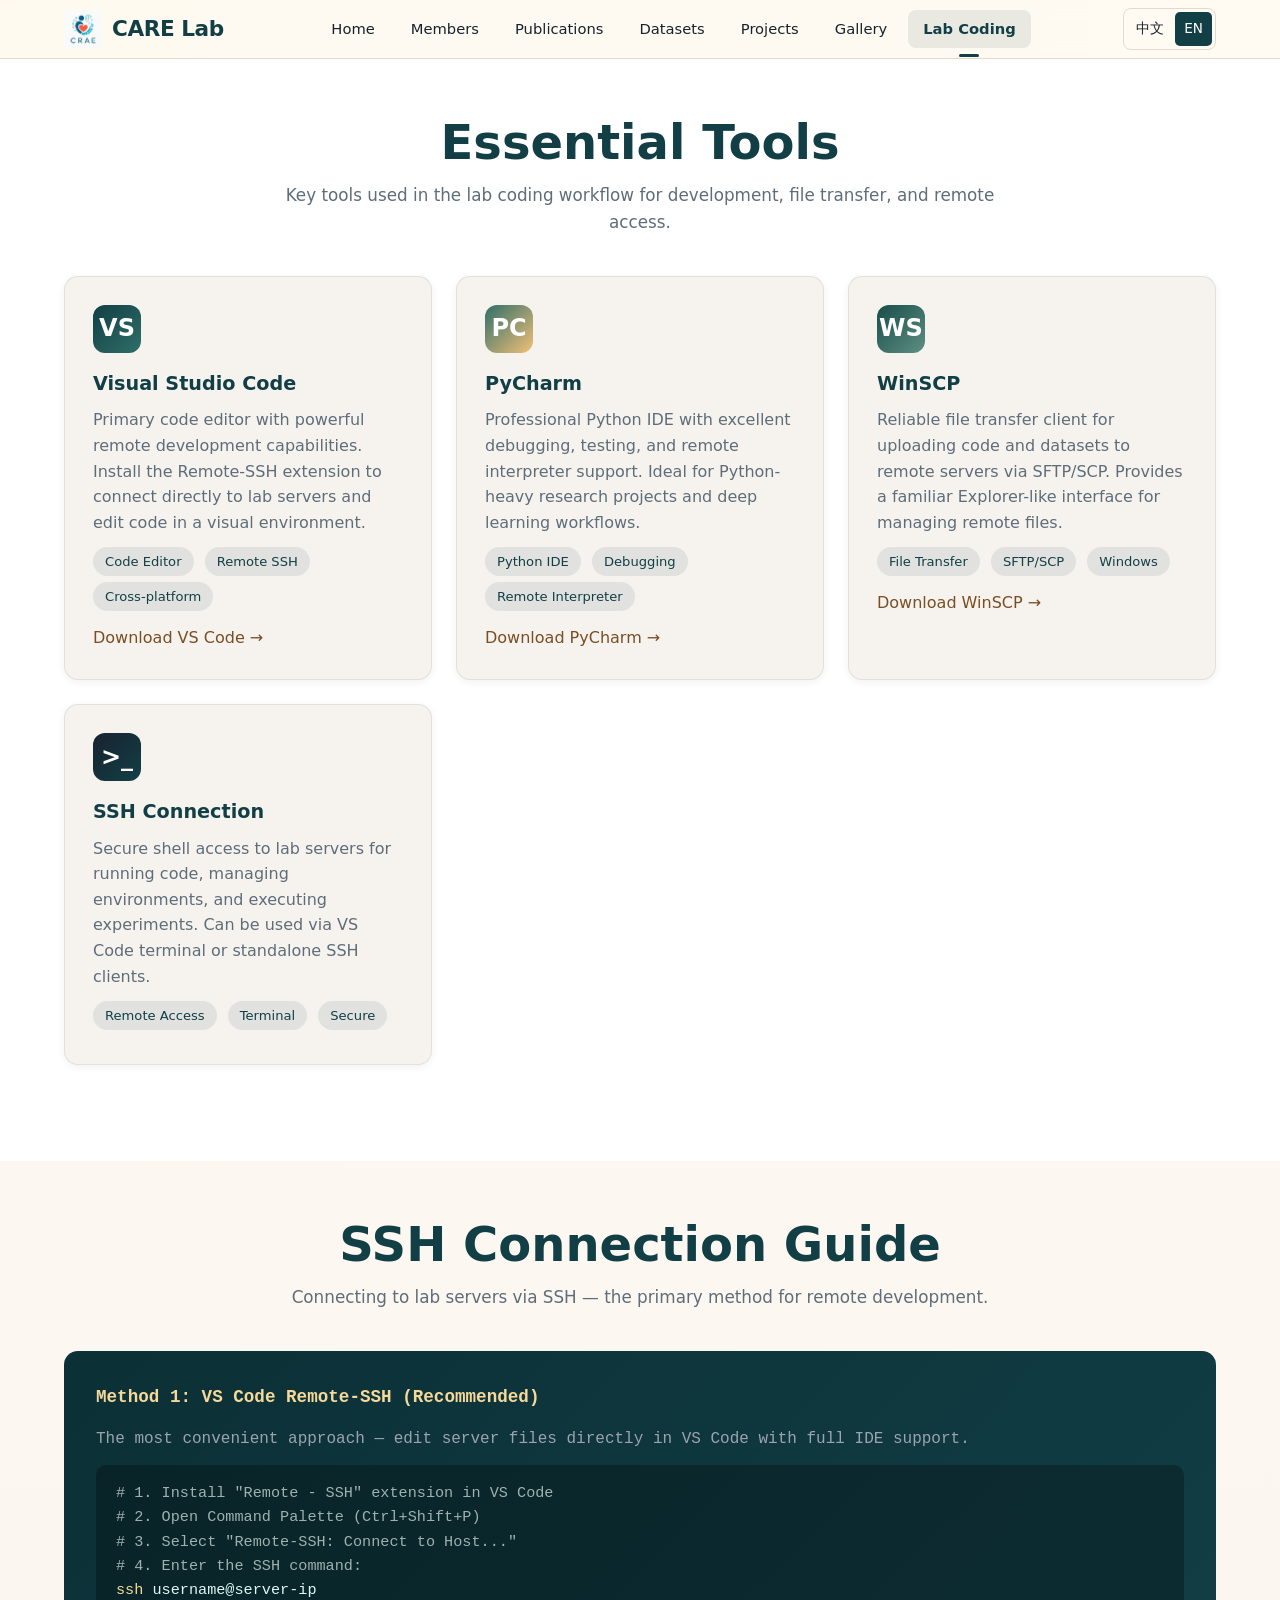
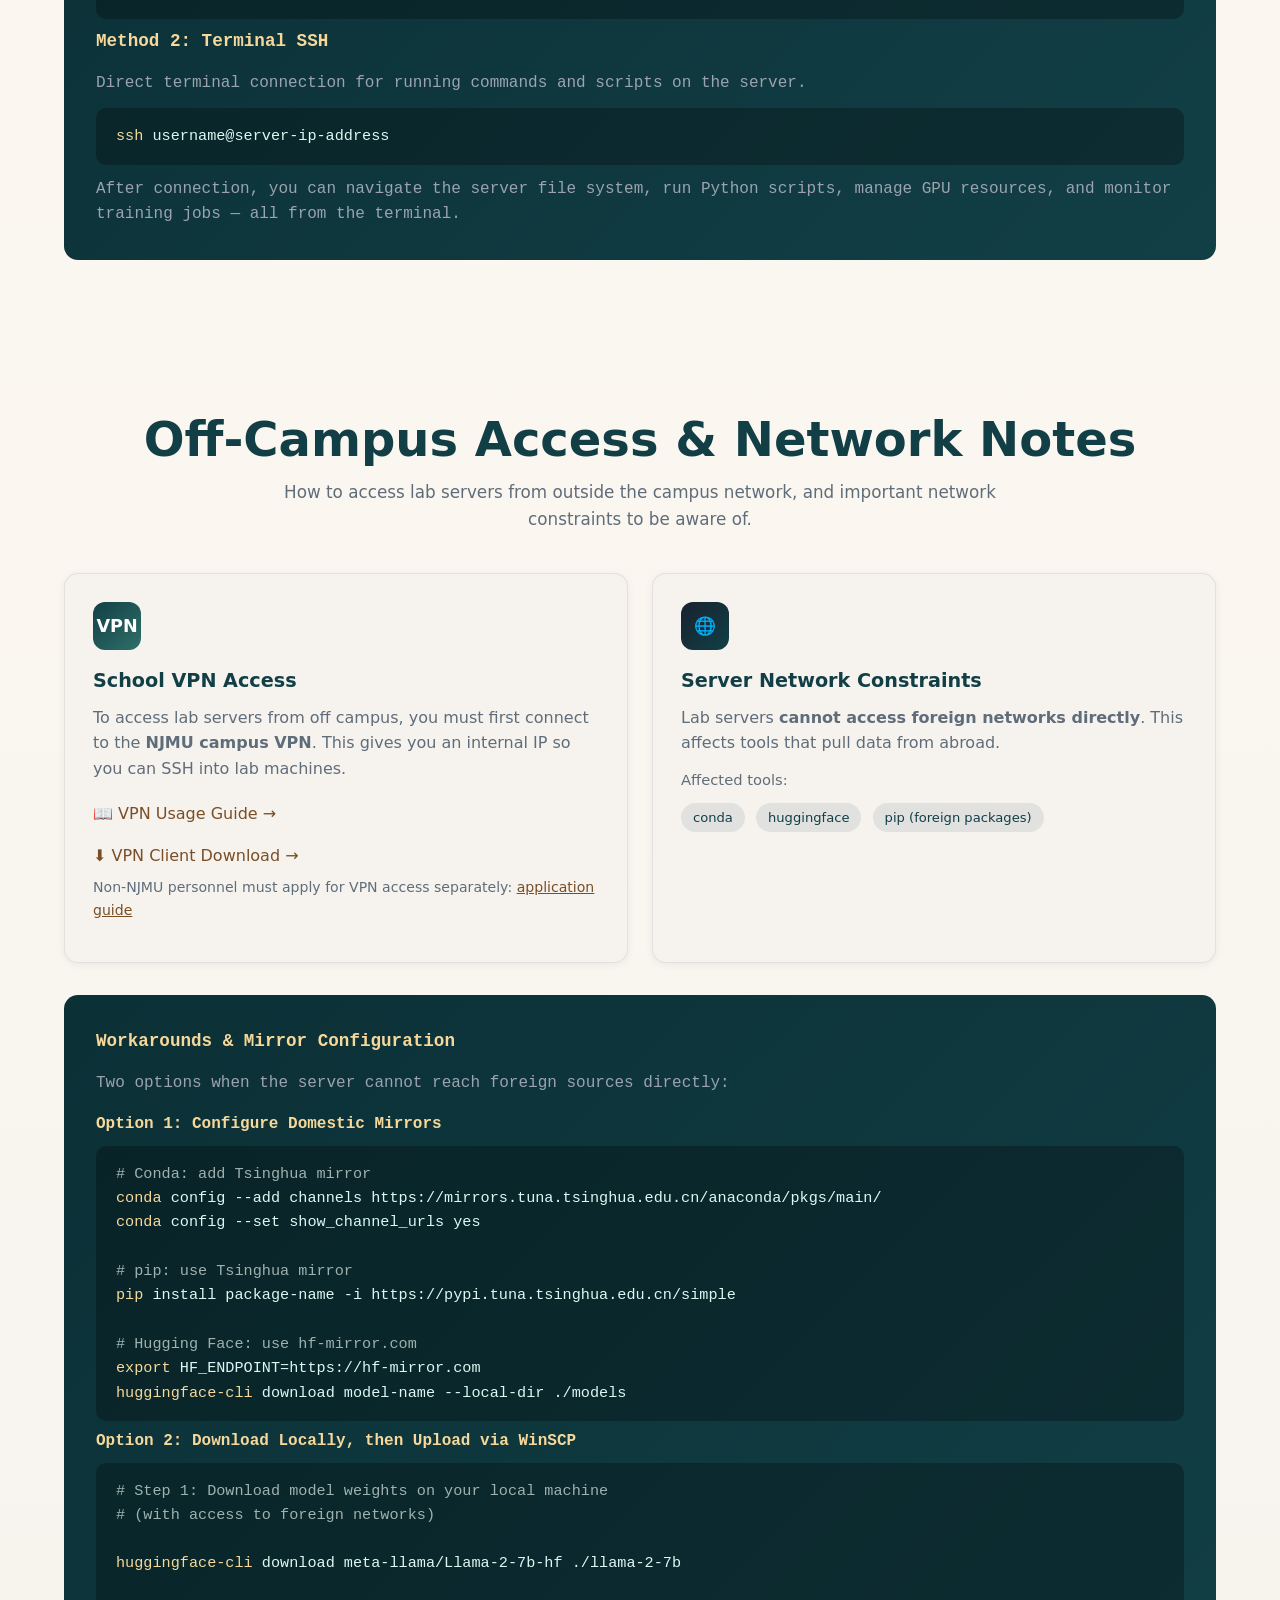
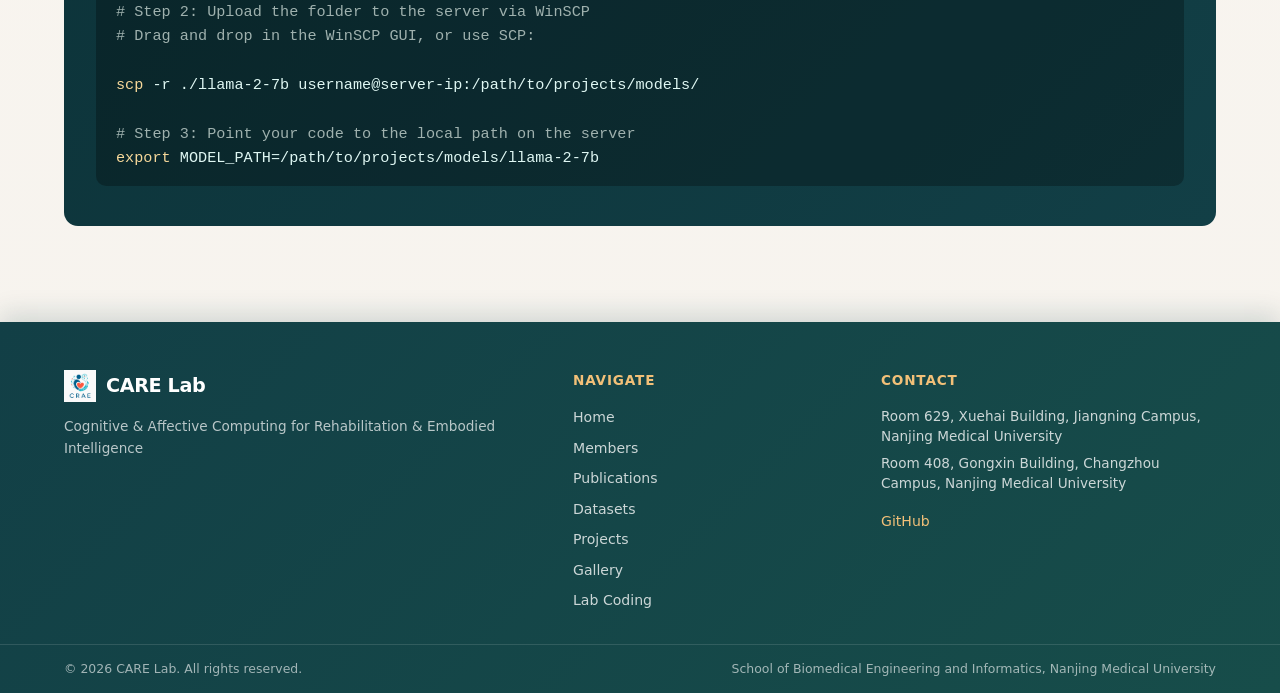
<file: lab-coding.html>
<!DOCTYPE html>
<html lang="en">
<head>
    <meta charset="UTF-8">
    <meta name="viewport" content="width=device-width, initial-scale=1.0">
    <meta name="color-scheme" content="light dark">
    <script src="js/i18n.js?v=20261111"></script>
    <title data-i18n="page.lab-coding">Lab Coding - CARE Lab</title>
    <link rel="icon" href="logo.png" type="image/png">
    <link rel="stylesheet" href="css/common.css?v=20261111">
    <link rel="stylesheet" href="css/lab.css">
</head>
<body data-page="lab-coding">
    <div data-site-nav></div>

    <main>
        <!-- Tools Section -->
        <section class="page-section section-surface">
            <div class="container">
                <h2 class="page-title" data-i18n="lab.tools">Essential Tools</h2>
                <p class="page-subtitle" data-i18n="lab.toolsSubtitle">Key tools used in the lab coding workflow for development, file transfer, and remote access.</p>

                <div class="tools-grid">
                    <!-- VS Code -->
                    <div class="tool-card">
                        <div class="tool-card__icon tool-card__icon--vscode">VS</div>
                        <h3>Visual Studio Code</h3>
                        <p data-i18n="lab.vscode">Primary code editor with powerful remote development capabilities. Install the Remote-SSH extension to connect directly to lab servers and edit code in a visual environment.</p>
                        <div>
                            <span class="tag" data-i18n="labels.Code Editor">Code Editor</span>
                            <span class="tag" data-i18n="labels.Remote SSH">Remote SSH</span>
                            <span class="tag" data-i18n="labels.Cross-platform">Cross-platform</span>
                        </div>
                        <a href="https://code.visualstudio.com/updates/v1_96" target="_blank" rel="noopener" class="tool-link" data-i18n="lab.downloadVs">
                            Download VS Code →
                        </a>
                    </div>

                    <!-- PyCharm -->
                    <div class="tool-card">
                        <div class="tool-card__icon tool-card__icon--pycharm">PC</div>
                        <h3>PyCharm</h3>
                        <p data-i18n="lab.pycharm">Professional Python IDE with excellent debugging, testing, and remote interpreter support. Ideal for Python-heavy research projects and deep learning workflows.</p>
                        <div>
                            <span class="tag" data-i18n="labels.Python IDE">Python IDE</span>
                            <span class="tag" data-i18n="labels.Debugging">Debugging</span>
                            <span class="tag" data-i18n="labels.Remote Interpreter">Remote Interpreter</span>
                        </div>
                        <a href="https://www.jetbrains.com/pycharm/" target="_blank" rel="noopener" class="tool-link" data-i18n="lab.downloadPy">
                            Download PyCharm →
                        </a>
                    </div>

                    <!-- WinSCP -->
                    <div class="tool-card">
                        <div class="tool-card__icon tool-card__icon--winscp">WS</div>
                        <h3>WinSCP</h3>
                        <p data-i18n="lab.winscp">Reliable file transfer client for uploading code and datasets to remote servers via SFTP/SCP. Provides a familiar Explorer-like interface for managing remote files.</p>
                        <div>
                            <span class="tag" data-i18n="labels.File Transfer">File Transfer</span>
                            <span class="tag" data-i18n="labels.SFTP/SCP">SFTP/SCP</span>
                            <span class="tag" data-i18n="labels.Windows">Windows</span>
                        </div>
                        <a href="https://winscp.net/eng/download.php" target="_blank" rel="noopener" class="tool-link" data-i18n="lab.downloadWin">
                            Download WinSCP →
                        </a>
                    </div>

                    <!-- SSH -->
                    <div class="tool-card">
                        <div class="tool-card__icon tool-card__icon--ssh">&gt;_</div>
                        <h3 data-i18n="lab.sshTitle">SSH Connection</h3>
                        <p data-i18n="lab.ssh">Secure shell access to lab servers for running code, managing environments, and executing experiments. Can be used via VS Code terminal or standalone SSH clients.</p>
                        <div>
                            <span class="tag" data-i18n="labels.Remote Access">Remote Access</span>
                            <span class="tag" data-i18n="labels.Terminal">Terminal</span>
                            <span class="tag" data-i18n="labels.Secure">Secure</span>
                        </div>
                    </div>
                </div>
            </div>
        </section>

        <!-- SSH Guide -->
        <section class="page-section">
            <div class="container">
                <h2 class="page-title" data-i18n="lab.guide">SSH Connection Guide</h2>
                <p class="page-subtitle" data-i18n="lab.guideSubtitle">Connecting to lab servers via SSH — the primary method for remote development.</p>

                <div class="ssh-guide">
                    <h3 data-i18n="lab.method1">Method 1: VS Code Remote-SSH (Recommended)</h3>
                    <p class="ssh-guide__help" data-i18n="lab.method1Help">
                        The most convenient approach — edit server files directly in VS Code with full IDE support.
                    </p>
                    <code>
                        <span class="comment" data-i18n="lab.step1"># 1. Install "Remote - SSH" extension in VS Code</span><br>
                        <span class="comment" data-i18n="lab.step2"># 2. Open Command Palette (Ctrl+Shift+P)</span><br>
                        <span class="comment" data-i18n="lab.step3"># 3. Select "Remote-SSH: Connect to Host..."</span><br>
                        <span class="comment" data-i18n="lab.step4"># 4. Enter the SSH command:</span><br>
                        <span class="prompt">ssh</span> username@server-ip
                    </code>

                    <h3 class="ssh-guide__section" data-i18n="lab.method2">Method 2: Terminal SSH</h3>
                    <p class="ssh-guide__help" data-i18n="lab.method2Help">
                        Direct terminal connection for running commands and scripts on the server.
                    </p>
                    <code>
                        <span class="prompt">ssh</span> username@server-ip-address
                    </code>
                    <p class="ssh-guide__help--bottom" data-i18n="lab.terminalHelp">
                        After connection, you can navigate the server file system, run Python scripts,
                        manage GPU resources, and monitor training jobs — all from the terminal.
                    </p>
                </div>
            </div>
        </section>

        <!-- Off-Campus Access & Network -->
        <section class="page-section">
            <div class="container">
                <h2 class="page-title" data-i18n="lab.network">Off-Campus Access & Network Notes</h2>
                <p class="page-subtitle" data-i18n="lab.networkSubtitle">How to access lab servers from outside the campus network, and important network constraints to be aware of.</p>

                <!-- VPN Guide -->
                <div class="offcampus-grid">
                    <!-- VPN Setup -->
                    <div class="tool-card">
                        <div class="tool-card__icon tool-card__icon--vscode offcampus-icon">VPN</div>
                        <h3 data-i18n="lab.vpn">School VPN Access</h3>
                        <p><span data-i18n="lab.vpnBefore">To access lab servers from off campus, you must first connect to the</span> <strong data-i18n="lab.vpnName">NJMU campus VPN</strong><span data-i18n="lab.vpnAfter">. This gives you an internal IP so you can SSH into lab machines.</span></p>
                        <div class="tool-card__links">
                            <a href="https://lib.njmu.edu.cn/info/1064/2688.htm" target="_blank" rel="noopener" class="tool-link tool-card__link-item" data-i18n="lab.vpnGuide">
                                📖 VPN Usage Guide →
                            </a><br>
                            <a href="https://webvpn.njmu.edu.cn/portal/#!/login" target="_blank" rel="noopener" class="tool-link tool-card__link-item" data-i18n="lab.vpnDownload">
                                ⬇️ VPN Client Download →
                            </a>
                        </div>
                        <p class="tool-card__note"><span data-i18n="lab.vpnApply">Non-NJMU personnel must apply for VPN access separately:</span> <a href="https://inc.njmu.edu.cn/ywjs/VPNfw.htm" target="_blank" rel="noopener" class="tool-card__note-link" data-i18n="lab.applicationGuide">
                                application guide
                            </a>
                        </p>
                    </div>

                    <!-- Network Constraints -->
                    <div class="tool-card">
                        <div class="tool-card__icon tool-card__icon--ssh offcampus-icon">🌐</div>
                        <h3 data-i18n="lab.constraints">Server Network Constraints</h3>
                        <p><span data-i18n="lab.constraintsBefore">Lab servers</span> <strong data-i18n="lab.constraintsStrong">cannot access foreign networks directly</strong><span data-i18n="lab.constraintsAfter">.
                            This affects tools that pull data from abroad.</span></p>
                        <div class="tool-card__links">
                            <p class="tool-card__desc" data-i18n="lab.affected">Affected tools:</p>
                            <span class="tag">conda</span>
                            <span class="tag">huggingface</span>
                            <span class="tag" data-i18n="labels.pip (foreign packages)">pip (foreign packages)</span>
                        </div>
                    </div>
                </div>

                <!-- Mirror & Workaround Guide -->
                <div class="ssh-guide ssh-guide--no-top">
                    <h3 data-i18n="lab.mirrors">Workarounds & Mirror Configuration</h3>
                    <p class="ssh-guide__help--top" data-i18n="lab.mirrorsHelp">
                        Two options when the server cannot reach foreign sources directly:
                    </p>

                    <p class="ssh-guide__label" data-i18n="lab.option1">Option 1: Configure Domestic Mirrors</p>
                    <code>
                        <span class="comment" data-i18n="lab.condaComment"># Conda: add Tsinghua mirror</span><br>
                        <span class="prompt">conda</span> config --add channels https://mirrors.tuna.tsinghua.edu.cn/anaconda/pkgs/main/<br>
                        <span class="prompt">conda</span> config --set show_channel_urls yes<br><br>
                        <span class="comment" data-i18n="lab.pipComment"># pip: use Tsinghua mirror</span><br>
                        <span class="prompt">pip</span> install package-name -i https://pypi.tuna.tsinghua.edu.cn/simple<br><br>
                        <span class="comment" data-i18n="lab.hfComment"># Hugging Face: use hf-mirror.com</span><br>
                        <span class="prompt">export</span> HF_ENDPOINT=https://hf-mirror.com<br>
                        <span class="prompt">huggingface-cli</span> download model-name --local-dir ./models
                    </code>

                    <p class="ssh-guide__label ssh-guide__section--mirror" data-i18n="lab.option2">Option 2: Download Locally, then Upload via WinSCP</p>
                    <code>
                        <span class="comment" data-i18n="lab.downloadComment"># Step 1: Download model weights on your local machine</span><br>
                        <span class="comment" data-i18n="lab.accessComment"># (with access to foreign networks)</span><br><br>
                        <span class="prompt">huggingface-cli</span> download meta-llama/Llama-2-7b-hf ./llama-2-7b<br><br>
                        <span class="comment" data-i18n="lab.uploadComment"># Step 2: Upload the folder to the server via WinSCP</span><br>
                        <span class="comment" data-i18n="lab.dragComment"># Drag and drop in the WinSCP GUI, or use SCP:</span><br><br>
                        <span class="prompt">scp</span> -r ./llama-2-7b username@server-ip:/path/to/projects/models/<br><br>
                        <span class="comment" data-i18n="lab.pathComment"># Step 3: Point your code to the local path on the server</span><br>
                        <span class="prompt">export</span> MODEL_PATH=/path/to/projects/models/llama-2-7b
                    </code>
                </div>
            </div>
        </section>

    </main>

    <div data-site-footer></div>

    <script src="js/site.js?v=20261111"></script>
</body>
</html>
</file>
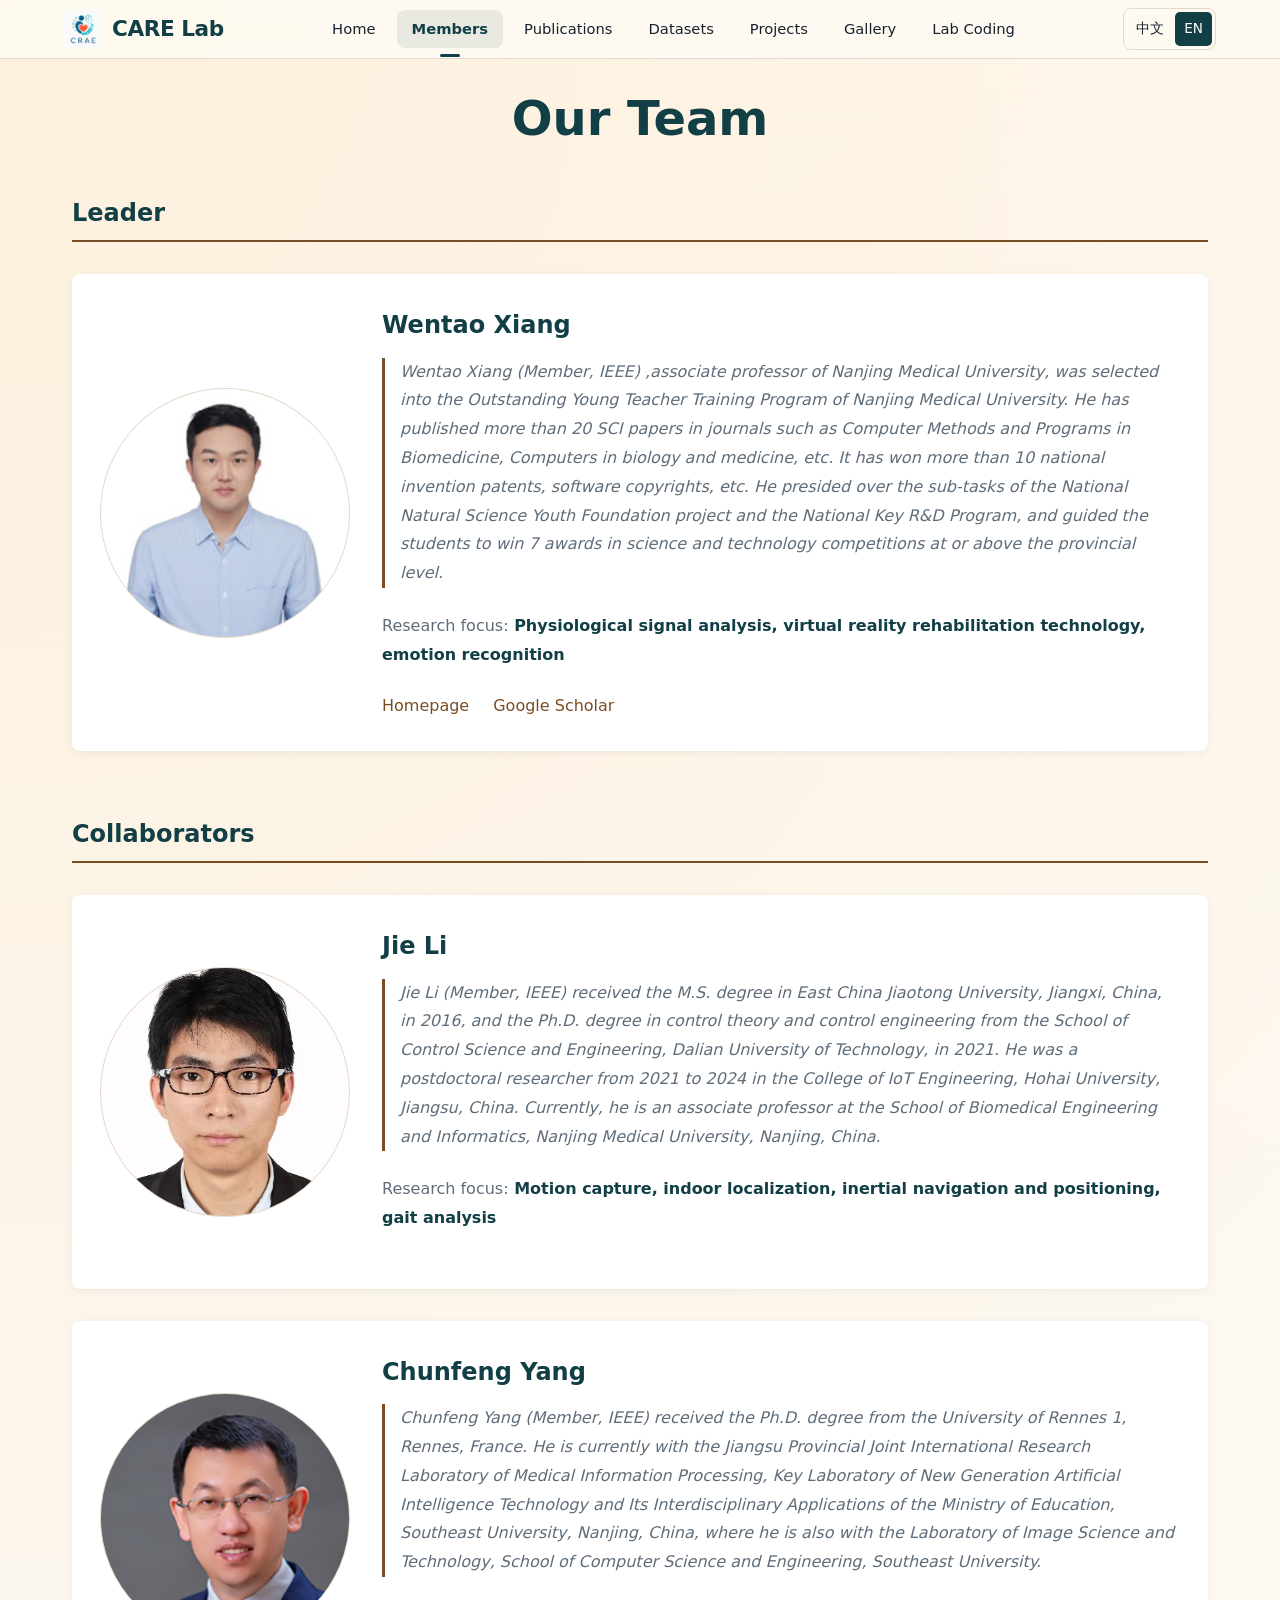
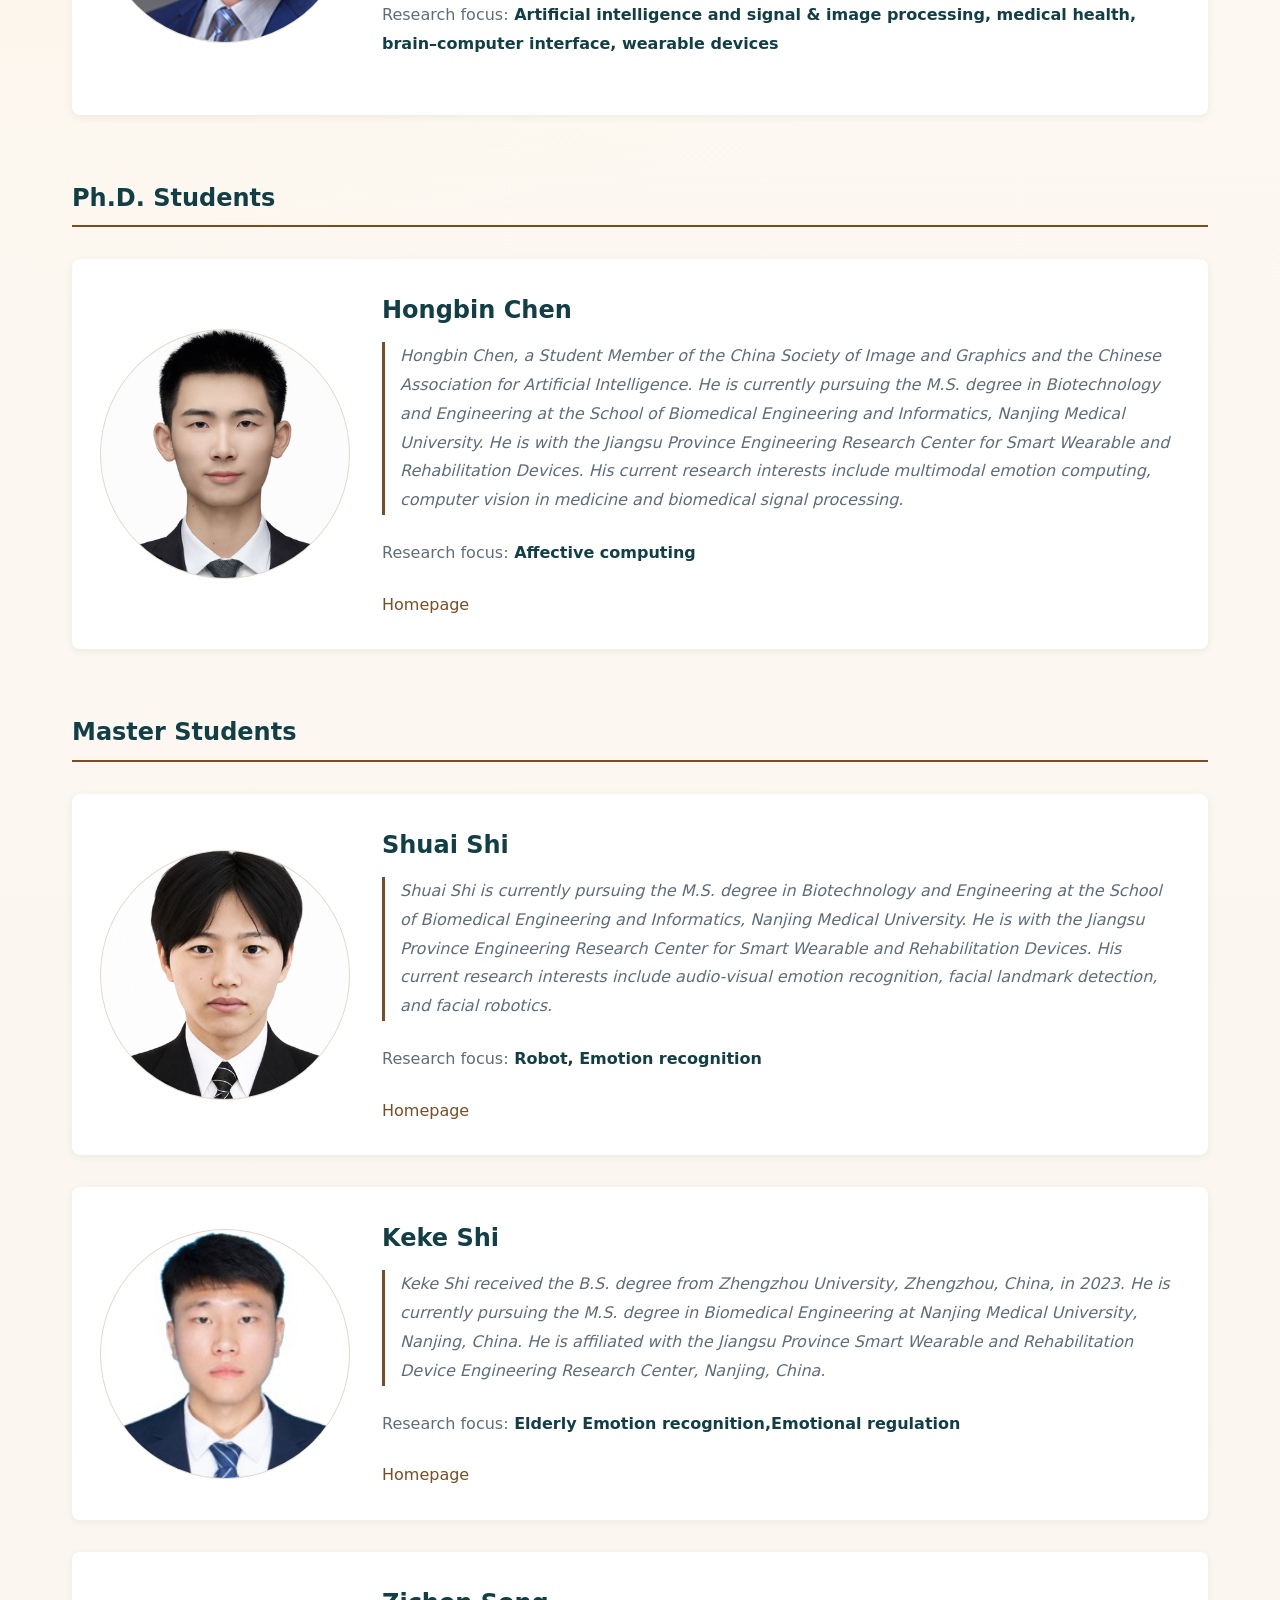
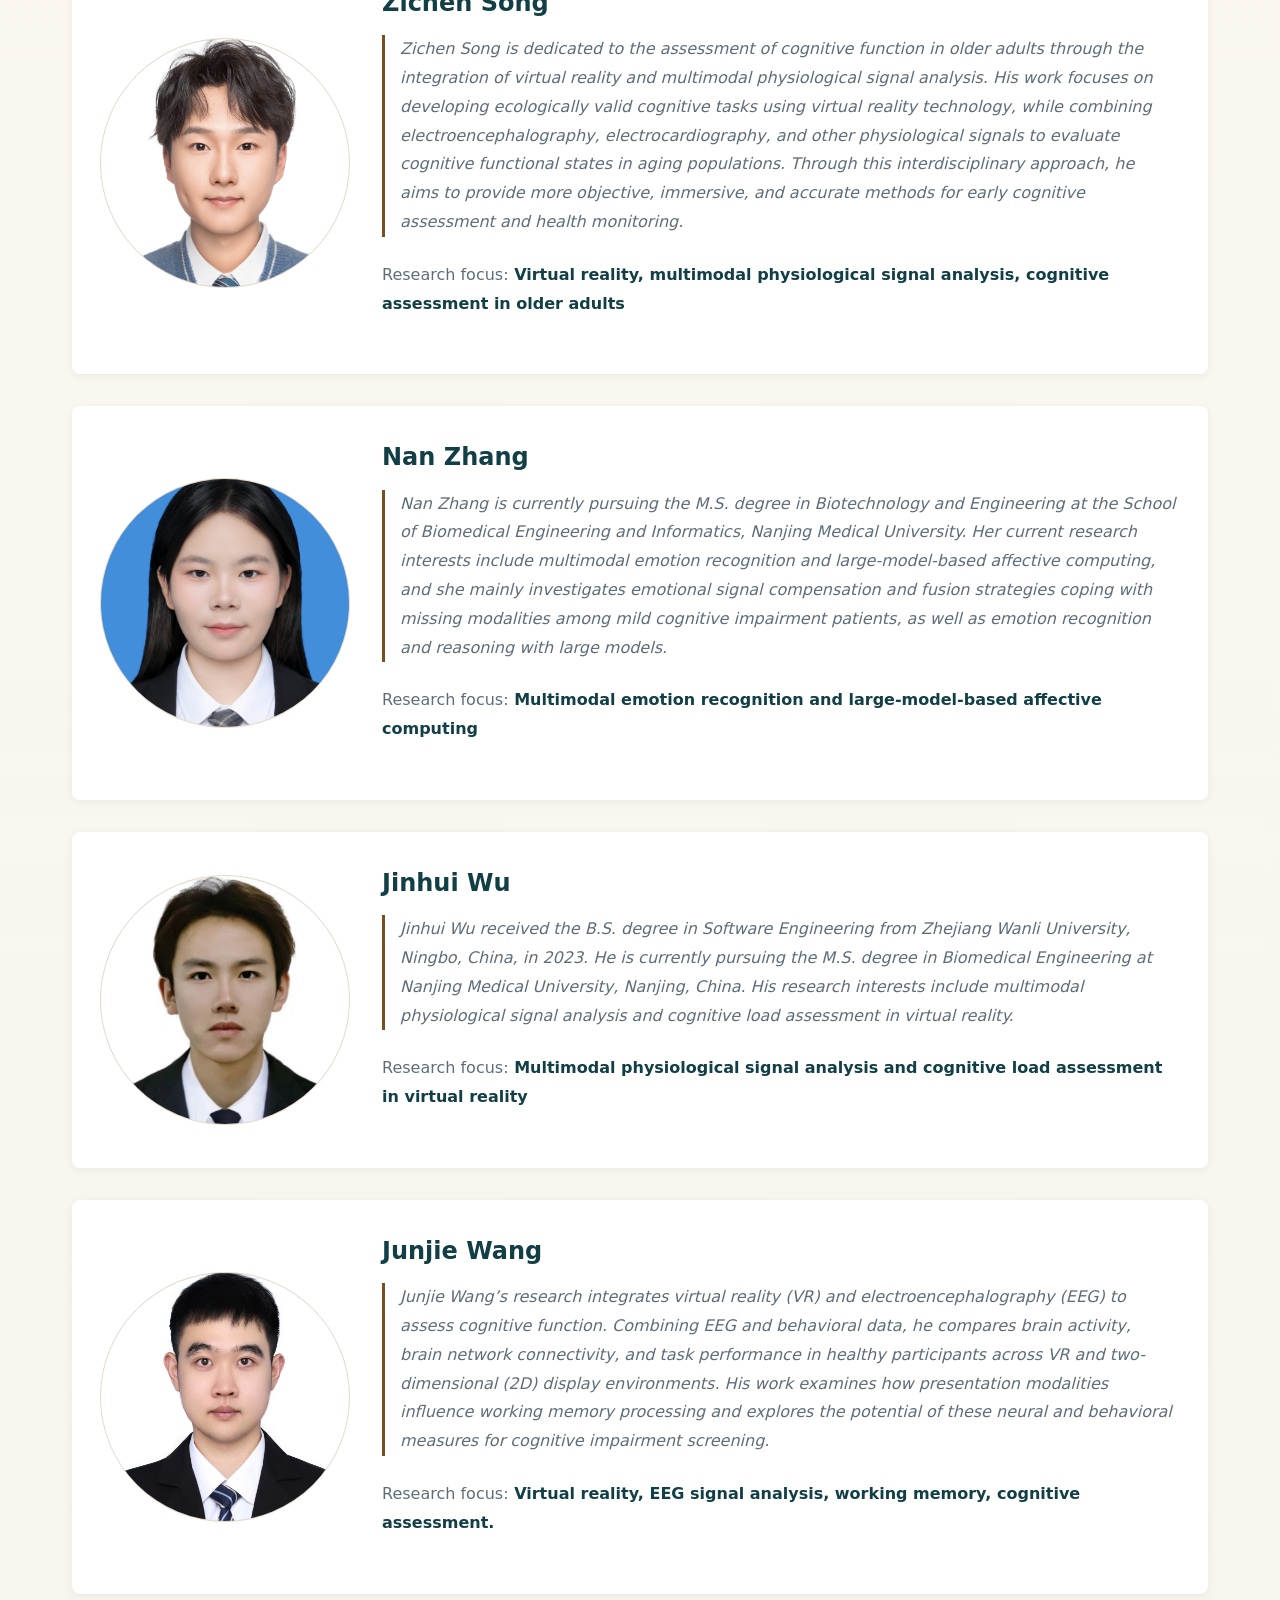
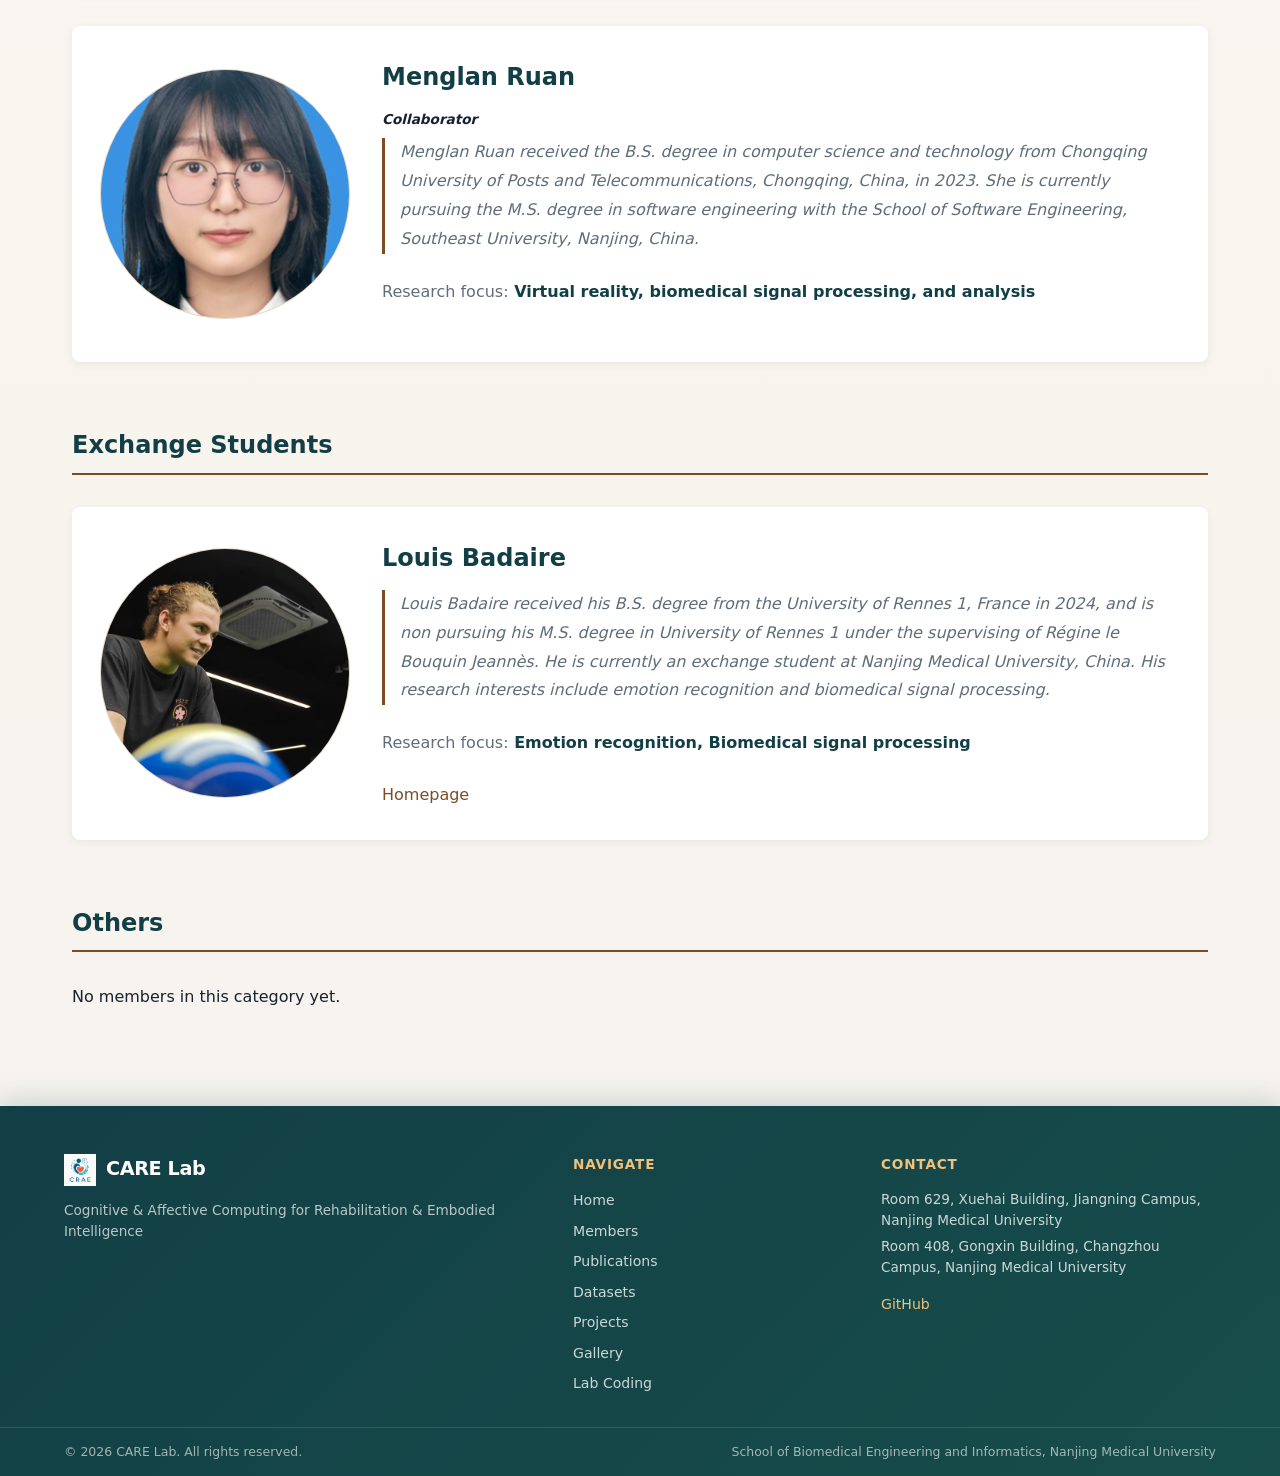
<file: members.html>
﻿<!DOCTYPE html>
<html lang="en">
<head>
    <meta charset="UTF-8">
    <meta name="viewport" content="width=device-width, initial-scale=1.0">
    <meta name="color-scheme" content="light dark">
    <script src="js/i18n.js?v=20261111"></script>
    <title data-i18n="page.members">Members - CARE Lab</title>
    <link rel="icon" href="logo.png" type="image/png">
    <link rel="stylesheet" href="css/common.css?v=20261111">
    <link rel="stylesheet" href="css/members.css">
</head>
<body data-page="members">
    <div data-site-nav></div>

    <main>
        <div class="container">
            <h1 class="page-title" data-i18n="members.title">Our Team</h1>

            <div class="member-category">
                <h2 class="category-title" data-i18n="labels.Leader">Leader</h2>
                <div id="leader-members"></div>
            </div>

            <div class="member-category">
                <h2 class="category-title" data-i18n="labels.Collaborators">Collaborators</h2>
                <div id="collaborator-members"></div>
            </div>

            <div class="member-category">
                <h2 class="category-title" data-i18n="labels.Ph.D. Students">Ph.D. Students</h2>
                <div id="phd-members"></div>
            </div>

            <div class="member-category">
                <h2 class="category-title" data-i18n="labels.Master Students">Master Students</h2>
                <div id="master-members"></div>
            </div>

            <div class="member-category">
                <h2 class="category-title" data-i18n="labels.Exchange Students">Exchange Students</h2>
                <div id="exchange-members"></div>
            </div>

            <div class="member-category">
                <h2 class="category-title" data-i18n="labels.Others">Others</h2>
                <div id="others-members"></div>
            </div>
        </div>
    </main>

    <div data-site-footer></div>

    <script src="js/site.js?v=20261111"></script>
    <script src="js/members.js?v=20261111"></script>
</body>
</html>
</file>
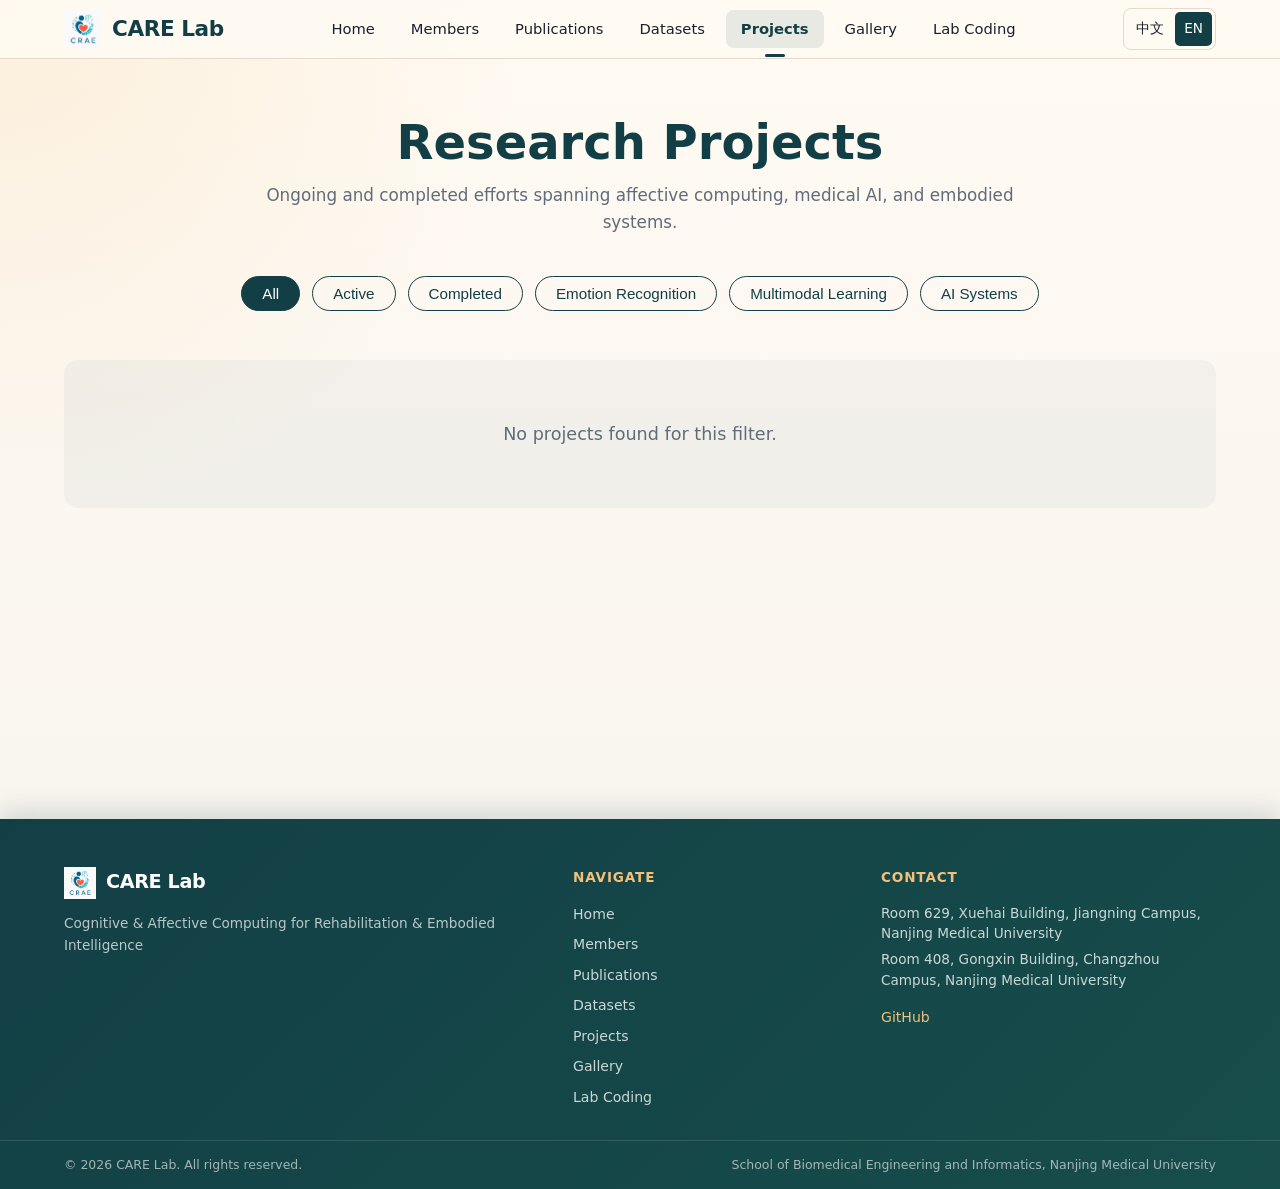
<file: projects.html>
﻿<!DOCTYPE html>
<html lang="en">
<head>
    <meta charset="UTF-8">
    <meta name="viewport" content="width=device-width, initial-scale=1.0">
    <meta name="color-scheme" content="light dark">
    <script src="js/i18n.js?v=20261111"></script>
    <title data-i18n="page.projects">Projects - CARE Lab</title>
    <link rel="icon" href="logo.png" type="image/png">
    <link rel="stylesheet" href="css/common.css?v=20261111">
    <link rel="stylesheet" href="css/projects.css">
</head>
<body data-page="projects">
    <div data-site-nav></div>

    <main>
        <section class="page-section">
            <div class="container">
                <h1 class="page-title" data-i18n="projects.title">Research Projects</h1>
                <p class="page-subtitle" data-i18n="projects.subtitle">Ongoing and completed efforts spanning affective computing, medical AI, and embodied systems.</p>
                <div class="filter-bar">
                    <button class="filter-btn active" data-filter="All" data-i18n="labels.All">All</button>
                    <button class="filter-btn" data-filter="Active" data-i18n="labels.Active">Active</button>
                    <button class="filter-btn" data-filter="Completed" data-i18n="labels.Completed">Completed</button>
                    <button class="filter-btn" data-filter="Emotion Recognition" data-i18n="labels.Emotion Recognition">Emotion Recognition</button>
                    <button class="filter-btn" data-filter="Multimodal Learning" data-i18n="labels.Multimodal Learning">Multimodal Learning</button>
                    <button class="filter-btn" data-filter="AI Systems" data-i18n="labels.AI Systems">AI Systems</button>
                </div>
                <div class="projects-grid"></div>
            </div>
        </section>
    </main>

    <div data-site-footer></div>

    <script src="js/site.js?v=20261111"></script>
    <script src="js/projects.js?v=20261111"></script>
</body>
</html>
</file>
<file: css/common.css>
/* === Base & Reset === */
html {
    scroll-behavior: smooth;
}

* {
    box-sizing: border-box;
}

body {
    font-family: "Segoe UI", system-ui, -apple-system, sans-serif;
    margin: 0;
    padding: 0;
    line-height: 1.6;
    color: var(--text-color);
    background:
        radial-gradient(circle at top left, rgba(242, 192, 120, 0.18), transparent 30%),
        linear-gradient(180deg, #fffaf2 0%, #f6f3ee 100%);
    min-height: 100vh;
    overflow-x: hidden;
}

img {
    max-width: 100%;
    display: block;
}

a {
    color: inherit;
}

/* === CSS Variables === */
:root {
    --primary-color: #123f46;
    --primary-hover: #0b3036;
    --secondary-color: #7a4e24;
    --accent-color: #f2c078;
    --accent-soft: #f6d89a;
    --text-color: #18222f;
    --muted-text-color: #5f6d7a;
    --border-color: #e4d9ca;
    --background-color: #f6f3ee;
    --surface-color: #ffffff;
    --white: #ffffff;
    --filter-btn-bg: #efe9dd;
    --nav-bg: rgba(255, 250, 242, 0.94);
    --primary-bg-light: rgba(18, 63, 70, 0.09);
    --primary-bg-lighter: rgba(18, 63, 70, 0.06);
    --primary-bg-lightest: rgba(18, 63, 70, 0.04);
    --accent-bg-light: rgba(242, 192, 120, 0.22);
    --primary-glow: rgba(18, 63, 70, 0.16);
    --modal-overlay: rgba(15, 23, 42, 0.58);
    --modal-shadow: 0 24px 70px rgba(15, 23, 42, 0.3);
    --shadow-sm: 0 2px 8px rgba(0, 0, 0, 0.06);
    --shadow-md: 0 10px 30px rgba(0, 0, 0, 0.1);
    --radius-sm: 8px;
    --radius-md: 14px;
    --nav-height: 56px;
    --footer-height: 74px;
    --content-width: 1200px;
    --font-serif: Georgia, "Times New Roman", serif;
    --font-mono: 'Consolas', 'Courier New', monospace;
}

/* === Layout === */
.container {
    max-width: var(--content-width);
    margin: 0 auto;
    padding: 0 24px;
}

main {
    min-height: calc(100vh - 140px);
}

.page-section {
    padding: 56px 0;
}

.page-title {
    margin: 0 0 12px;
    text-align: center;
    font-size: clamp(2rem, 4vw, 3rem);
    line-height: 1.15;
    color: var(--primary-color);
}

.page-subtitle {
    max-width: 760px;
    margin: 0 auto 40px;
    text-align: center;
    color: var(--muted-text-color);
    font-size: 1.05rem;
}

/* === Navigation === */
.site-nav {
    display: flex;
    justify-content: space-between;
    align-items: center;
    padding: 8px 32px;
    background: var(--nav-bg);
    backdrop-filter: blur(8px);
    border-bottom: 1px solid var(--border-color);
    position: sticky;
    top: 0;
    z-index: 1000;
}

.site-nav__inner {
    display: flex;
    justify-content: space-between;
    align-items: center;
    width: 100%;
}

.site-brand {
    display: flex;
    align-items: center;
    gap: 10px;
    text-decoration: none;
    color: var(--primary-color);
    font-size: 1.35rem;
    font-weight: 700;
    letter-spacing: -0.02em;
}

.site-brand img {
    width: 38px;
    height: 38px;
    object-fit: contain;
    display: block;
}

.site-nav__logo a {
    font-size: 1.35rem;
    font-weight: 700;
    color: var(--primary-color);
    text-decoration: none;
    letter-spacing: -0.02em;
}

.site-nav__links {
    display: flex;
    flex-wrap: wrap;
    justify-content: flex-end;
    gap: 6px;
    list-style: none;
    margin: 0;
    padding: 0;
}

.site-nav__links a {
    text-decoration: none;
    color: var(--text-color);
    font-weight: 500;
    font-size: 0.92rem;
    padding: 7px 15px;
    border-radius: 8px;
    transition: color 0.2s ease, background-color 0.2s ease;
    position: relative;
}

.site-nav__links a:hover {
    color: var(--primary-color);
    background: var(--primary-bg-lighter);
}

.site-nav__links a.active,
.site-nav__links a.is-active {
    color: var(--primary-color);
    background: var(--primary-bg-light);
    font-weight: 600;
}

.site-nav__links a.active::after,
.site-nav__links a.is-active::after {
    content: "";
    position: absolute;
    bottom: -9px;
    left: 50%;
    transform: translateX(-50%);
    width: 20px;
    height: 3px;
    border-radius: 2px;
    background: var(--primary-color);
}

/* === Hamburger Menu === */
.site-nav__hamburger {
    display: none;
    flex-direction: column;
    justify-content: center;
    gap: 5px;
    width: 32px;
    height: 32px;
    padding: 0;
    border: 0;
    background: none;
    cursor: pointer;
    z-index: 1100;
}

.site-nav__hamburger span {
    display: block;
    width: 100%;
    height: 2.5px;
    border-radius: 2px;
    background: var(--text-color);
    transition: transform 0.3s ease, opacity 0.3s ease;
}

.site-nav.nav--open .site-nav__hamburger span:nth-child(1) {
    transform: translateY(7.5px) rotate(45deg);
}

.site-nav.nav--open .site-nav__hamburger span:nth-child(2) {
    opacity: 0;
}

.site-nav.nav--open .site-nav__hamburger span:nth-child(3) {
    transform: translateY(-7.5px) rotate(-45deg);
}

/* Mobile nav overlay */
.site-nav__overlay {
    display: none;
    position: fixed;
    inset: 0;
    background: rgba(0, 0, 0, 0.35);
    z-index: 1050;
}

.nav--open .site-nav__overlay {
    display: block;
}

/* === Footer === */
.site-brand { flex-shrink: 0; }
.site-nav__inner { gap: 12px; }
.language-switch {
    position: relative;
    z-index: 1100;
    display: inline-flex;
    flex-shrink: 0;
    gap: 2px;
    padding: 3px;
    border: 1px solid var(--border-color);
    border-radius: 8px;
}
.language-switch button {
    border: 0;
    border-radius: 5px;
    padding: 6px 9px;
    background: transparent;
    color: var(--text-color);
    font: inherit;
    font-size: 0.85rem;
    cursor: pointer;
}
.language-switch button[aria-pressed="true"] {
    background: var(--primary-color);
    color: var(--white);
}
.language-switch button:focus-visible {
    outline: 2px solid var(--primary-color);
    outline-offset: 2px;
}
@media (max-width: 860px) {
    .language-switch { margin-left: auto; }
    .site-nav__hamburger { order: 3; flex-shrink: 0; }
}

.site-footer {
    z-index: 1000;
    color: var(--white);
    background: linear-gradient(135deg, var(--primary-color), #174d4a);
    box-shadow: 0 -8px 24px var(--primary-glow);
}

.site-footer__inner {
    max-width: var(--content-width);
    margin: 0 auto;
    padding: 48px 24px 32px;
    display: grid;
    grid-template-columns: 1.4fr 0.8fr 1fr;
    gap: 40px;
}

.site-footer__brand {
    display: flex;
    flex-direction: column;
    gap: 14px;
}

.site-footer__logo {
    display: flex;
    align-items: center;
    gap: 10px;
    text-decoration: none;
    color: var(--white);
    font-size: 1.2rem;
    font-weight: 700;
    letter-spacing: -0.02em;
}

.site-footer__logo img {
    width: 32px;
    height: 32px;
    object-fit: contain;
}

.site-footer__tagline {
    margin: 0;
    font-size: 0.85rem;
    line-height: 1.6;
    opacity: 0.7;
}

.site-footer__col h3 {
    margin: 0 0 14px;
    font-size: 0.85rem;
    font-weight: 600;
    text-transform: uppercase;
    letter-spacing: 0.06em;
    color: var(--accent-color);
}

.site-footer__links {
    display: flex;
    flex-direction: column;
    gap: 8px;
}

.site-footer__links a {
    color: var(--white);
    opacity: 0.78;
    text-decoration: none;
    font-size: 0.88rem;
    transition: opacity 0.2s ease;
}

.site-footer__links a:hover {
    opacity: 1;
}

.site-footer__address {
    font-style: normal;
    display: flex;
    flex-direction: column;
    gap: 6px;
    margin: 0 0 16px;
    font-size: 0.85rem;
    opacity: 0.78;
    line-height: 1.5;
}

.site-footer__external {
    display: flex;
    gap: 18px;
}

.site-footer__external a {
    color: var(--accent-color);
    text-decoration: none;
    font-size: 0.88rem;
    transition: opacity 0.2s ease;
}

.site-footer__external a:hover {
    opacity: 0.75;
}

.site-footer__bottom {
    border-top: 1px solid rgba(255, 255, 255, 0.12);
    padding: 14px 24px;
}

.site-footer__bottom-inner {
    display: flex;
    justify-content: space-between;
    align-items: center;
    flex-wrap: wrap;
    gap: 6px;
    font-size: 0.78rem;
    opacity: 0.6;
}

/* === Card === */
.card {
    background: var(--surface-color);
    border-radius: var(--radius-md);
    padding: 28px;
    box-shadow: var(--shadow-sm);
    border: 1px solid var(--border-color);
    transition: box-shadow 0.3s ease, transform 0.3s ease;
}

.card:hover {
    box-shadow: var(--shadow-md);
    transform: translateY(-2px);
}

/* === Filter Buttons === */
.filter-btn {
    padding: 8px 20px;
    border: 1.5px solid var(--primary-color);
    border-radius: 24px;
    background: transparent;
    color: var(--primary-color);
    cursor: pointer;
    font-size: 0.95rem;
    font-weight: 500;
    transition: background-color 0.2s ease, color 0.2s ease;
}

.filter-bar {
    display: flex;
    justify-content: center;
    flex-wrap: wrap;
    gap: 12px;
    margin-bottom: 32px;
}

.filter-btn.active,
.filter-btn:hover {
    background: var(--primary-color);
    color: var(--white);
}

/* === Empty State === */
.empty-state {
    text-align: center;
    padding: 60px 24px;
    color: var(--muted-text-color);
    font-size: 1.1rem;
    border-radius: var(--radius-md);
    background: var(--primary-bg-lightest);
}

/* === Fade-in Animation === */
.fade-in {
    opacity: 0;
    transform: translateY(12px);
    transition: opacity 0.5s ease, transform 0.5s ease;
}

.fade-in.visible,
.fade-in.is-visible {
    opacity: 1;
    transform: translateY(0);
}

/* === Dark Mode === */
@media (prefers-color-scheme: dark) {
    :root {
        --primary-color: #8dd6cf;
        --primary-hover: #b7e7e1;
        --secondary-color: #f2c078;
        --accent-color: #f2c078;
        --accent-soft: #f6d89a;
        --text-color: #eef5f4;
        --muted-text-color: #a9b8b7;
        --border-color: #263d42;
        --background-color: #0b1f25;
        --surface-color: #132b32;
        --white: #ffffff;
        --filter-btn-bg: rgba(141, 214, 207, 0.1);
        --nav-bg: rgba(11, 31, 37, 0.94);
        --primary-bg-light: rgba(141, 214, 207, 0.12);
        --primary-bg-lighter: rgba(141, 214, 207, 0.08);
        --primary-bg-lightest: rgba(141, 214, 207, 0.06);
        --accent-bg-light: rgba(242, 192, 120, 0.16);
        --primary-glow: rgba(0, 0, 0, 0.28);
        --modal-overlay: rgba(0, 0, 0, 0.62);
        --modal-shadow: 0 24px 70px rgba(0, 0, 0, 0.6);
        --shadow-sm: 0 2px 8px rgba(0, 0, 0, 0.3);
        --shadow-md: 0 10px 30px rgba(0, 0, 0, 0.4);
    }

    body {
        background:
            radial-gradient(circle at top left, rgba(242, 192, 120, 0.08), transparent 28%),
            linear-gradient(180deg, #0b1f25 0%, #112f34 100%);
    }

    .site-nav {
        background: var(--nav-bg);
        border-bottom-color: rgba(141, 214, 207, 0.16);
    }

    .site-nav__links a {
        color: var(--text-color);
    }

    .site-nav__hamburger span {
        background: var(--text-color);
    }

    .card,
    .news-item {
        background: var(--surface-color);
        border-color: var(--border-color);
    }

    .filter-btn {
        background: var(--filter-btn-bg);
        color: var(--text-color);
    }

    .empty-state {
        background: var(--primary-bg-lightest);
    }

    .site-footer {
        background: linear-gradient(135deg, #0b3036, #174d4a);
        box-shadow: 0 -8px 24px var(--primary-glow);
    }

    .site-footer__bottom {
        border-top-color: rgba(141, 214, 207, 0.12);
    }

    .publication-media {
        background: linear-gradient(180deg, #132b32 0%, #0b1f25 100%);
        border-color: rgba(141, 214, 207, 0.16);
    }

    .publication-media img.publication-image--contain {
        background: var(--surface-color);
    }

    .pub-link,
    .show-abstract-btn,
    .cite-btn {
        background: transparent;
        color: var(--primary-color);
        border-color: var(--primary-color);
    }

    .pub-link:hover,
    .show-abstract-btn:hover,
    .cite-btn:hover {
        background: var(--primary-color);
        color: var(--white);
    }

    .publication-abstract {
        background: var(--surface-color);
        border-color: var(--border-color);
    }

    .year-title::before {
        background: var(--primary-color);
    }

    .dataset-modal-action:hover {
        color: var(--background-color);
    }

    .tool-card .tag {
        background: var(--primary-bg-light);
    }

    .ssh-guide__help,
    .ssh-guide__help--top,
    .ssh-guide__help--bottom,
    .tool-card__note {
        color: var(--muted-text-color);
    }
}

/* === Prefers Reduced Motion === */
@media (prefers-reduced-motion: reduce) {
    *, *::before, *::after {
        animation-duration: 0.01ms !important;
        transition-duration: 0.01ms !important;
        scroll-behavior: auto !important;
    }

    .fade-in {
        opacity: 1 !important;
        transform: none !important;
    }
}

/* === Responsive === */
@media (max-width: 860px) {
    .site-nav {
        padding: 8px 18px;
    }

    .site-nav__hamburger {
        display: flex;
    }

    .site-nav__links {
        position: fixed;
        top: 0;
        right: 0;
        width: 0;
        height: 100vh;
        flex-direction: column;
        justify-content: flex-start;
        gap: 4px;
        padding: 80px 0 24px;
        background: var(--surface-color);
        border-left: 0;
        box-shadow: none;
        transition: width 0.3s ease, padding 0.3s ease, box-shadow 0.3s ease;
        z-index: 1060;
        overflow: hidden auto;
    }

    .nav--open .site-nav__links {
        width: 280px;
        padding: 80px 24px 24px;
        border-left: 1px solid var(--border-color);
        box-shadow: -4px 0 24px rgba(0, 0, 0, 0.1);
    }

    .site-nav__links a {
        width: 100%;
        padding: 12px 16px;
        font-size: 1rem;
        border-radius: 8px;
    }

    .site-nav__links a.active::after,
    .site-nav__links a.is-active::after {
        bottom: auto;
        left: 4px;
        top: 50%;
        transform: translateY(-50%);
        width: 3px;
        height: 20px;
    }

    .site-nav__links a.active,
    .site-nav__links a.is-active {
        background: var(--primary-bg-lighter);
    }

    .page-section {
        padding: 40px 0;
    }

    .container {
        padding: 0 18px;
    }

    .site-footer__inner {
        grid-template-columns: 1fr 1fr;
        gap: 28px;
        padding: 36px 18px 24px;
    }

    .site-footer__brand {
        grid-column: 1 / -1;
    }
}

@media (max-width: 480px) {
    .site-nav {
        padding: 8px 14px;
    }

    .site-brand {
        font-size: 1rem;
        gap: 8px;
    }

    .site-brand img {
        width: 28px;
        height: 28px;
    }

    .site-nav__links {
        width: 0;
    }

    .nav--open .site-nav__links {
        width: 260px;
    }

    .site-footer__inner {
        grid-template-columns: 1fr;
        gap: 24px;
        padding: 28px 14px 20px;
    }

    .site-footer__bottom-inner {
        flex-direction: column;
        text-align: center;
        gap: 4px;
    }
}
</file>
<file: css/lab.css>
/* === Lab Coding Page === */
/* Extracted from lab-coding.html <style> block + inline styles — now with full dark-mode support */

/* --- Tools Grid --- */
.tools-grid {
    display: grid;
    grid-template-columns: repeat(auto-fit, minmax(300px, 1fr));
    gap: 24px;
    margin: 40px 0;
}

.tool-card {
    padding: 28px;
    border-radius: var(--radius-md);
    background: var(--background-color);
    border: 1px solid var(--primary-bg-light);
    box-shadow: var(--shadow-sm);
    transition: transform 0.25s ease, box-shadow 0.25s ease;
}

.tool-card:hover {
    transform: translateY(-4px);
    box-shadow: var(--shadow-md);
}

.tool-card__icon {
    width: 48px;
    height: 48px;
    border-radius: 12px;
    display: flex;
    align-items: center;
    justify-content: center;
    font-size: 1.5rem;
    margin-bottom: 16px;
    font-weight: 700;
    color: var(--white);
}

.tool-card__icon--vscode {
    background: linear-gradient(135deg, var(--primary-color), #2f6f68);
}

.tool-card__icon--pycharm {
    background: linear-gradient(135deg, #2f6f68, var(--accent-color));
}

.tool-card__icon--winscp {
    background: linear-gradient(135deg, #174d4a, #5f8f83);
}

.tool-card__icon--ssh {
    background: linear-gradient(135deg, #18222f, var(--primary-color));
}

.tool-card h3 {
    margin: 0 0 8px;
    font-size: 1.2rem;
    color: var(--primary-color);
}

.tool-card p {
    margin: 0 0 12px;
    color: var(--muted-text-color);
    line-height: 1.6;
}

.tool-card .tag {
    display: inline-block;
    padding: 4px 12px;
    border-radius: 999px;
    font-size: 0.82rem;
    background: var(--primary-bg-light);
    color: var(--primary-color);
    margin-right: 6px;
    margin-bottom: 6px;
}

.tool-link {
    display: inline-flex;
    align-items: center;
    gap: 6px;
    color: var(--secondary-color);
    text-decoration: none;
    font-weight: 500;
    margin-top: 8px;
    transition: color 0.2s ease;
}

.tool-link:hover {
    color: var(--primary-color);
    text-decoration: underline;
}

/* --- SSH Guide --- */
.ssh-guide {
    background: linear-gradient(135deg, #0b3036, #123f46);
    color: #e7f1ef;
    padding: 32px;
    border-radius: var(--radius-md);
    margin: 40px 0;
    font-family: var(--font-mono);
}

.ssh-guide h3 {
    color: var(--accent-soft);
    margin: 0 0 16px;
    font-size: 1.1rem;
}

.ssh-guide code {
    display: block;
    background: rgba(0, 0, 0, 0.28);
    padding: 16px 20px;
    border-radius: 10px;
    color: #dff7f3;
    font-size: 0.95rem;
    margin: 8px 0;
    word-break: break-all;
}

.ssh-guide .prompt {
    color: var(--accent-soft);
}

.ssh-guide .comment {
    color: #9fb1ae;
}

/* SSH guide helper text (formerly inline styles) */
.ssh-guide__help {
    margin: 0 0 12px;
    color: #9ca3af;
}

.ssh-guide__help--top {
    margin: 0 0 16px;
    color: #9ca3af;
}

.ssh-guide__help--bottom {
    margin: 12px 0 0;
    color: #9ca3af;
    font-family: inherit;
}

.ssh-guide__section {
    margin-top: 24px;
}

.ssh-guide__section--mirror {
    margin-top: 20px;
}

.ssh-guide__label {
    color: var(--accent-soft);
    font-weight: 600;
    margin: 8px 0 4px;
}

.ssh-guide__label--first {
    color: var(--accent-soft);
    font-weight: 600;
    margin: 8px 0 4px;
}

/* --- Off-campus section layout (formerly inline grid) --- */
.offcampus-grid {
    display: grid;
    grid-template-columns: repeat(auto-fit, minmax(280px, 1fr));
    gap: 24px;
    margin: 32px 0;
}

.offcampus-grid .tool-card__icon {
    font-size: 1.1rem;
}

/* Tool card note text (formerly inline) */
.tool-card__note {
    margin-top: 12px;
    font-size: 0.88rem;
    color: #9ca3af;
}

.tool-card__note a {
    color: var(--secondary-color);
}

.tool-card__note-link {
    color: var(--secondary-color);
}

.tool-card__links {
    margin-top: 12px;
}

.tool-card__links .tool-link,
.tool-card__link-item {
    display: inline-flex;
    margin-bottom: 8px;
}

.tool-card__desc {
    margin-top: 12px;
    font-size: 0.92rem;
    color: var(--muted-text-color);
    margin-bottom: 8px;
}

/* --- Surface section (formerly inline on section) --- */
.section-surface {
    background: var(--surface-color);
}

/* --- Section margin reset --- */
.ssh-guide--no-top {
    margin-top: 0;
}

/* === Dark Mode === */
@media (prefers-color-scheme: dark) {
    .tool-card {
        background: var(--surface-color);
        border-color: var(--border-color);
    }

    .tool-card .tag {
        background: var(--primary-bg-light);
    }

    .ssh-guide__help,
    .ssh-guide__help--top,
    .ssh-guide__help--bottom,
    .tool-card__note {
        color: #94a3b8;
    }
}
</file>
<file: css/members.css>
/* === Members Page === */
/* Extracted from members.html <style> block — now with full dark-mode support */

main {
    --member-primary-color: var(--primary-color);
    --member-secondary-color: var(--secondary-color);
    color: var(--text-color);
}

main > .container {
    max-width: 1200px;
    margin: 0 auto;
    padding: 2rem;
}

.page-title {
    text-align: center;
    margin-bottom: 3rem;
}

.member-category {
    margin-bottom: 4rem;
}

.category-title {
    color: var(--member-primary-color);
    margin-top: 0;
    margin-bottom: 2rem;
    padding-bottom: 0.5rem;
    border-bottom: 2px solid var(--member-secondary-color);
}

.member-card {
    display: flex;
    background: var(--surface-color);
    border-radius: 8px;
    overflow: hidden;
    box-shadow: var(--shadow-sm);
    transition: transform 0.3s;
    margin-bottom: 2rem;
    min-height: 300px;
    align-items: center;
}

.member-card:hover {
    transform: translateY(-5px);
}

.member-photo {
    width: 250px;
    height: 250px;
    object-fit: cover;
    object-position: center 30%;
    background-color: var(--border-color);
    align-self: center;
    margin-left: 28px;
    border-radius: 50%;
    border: 1px solid var(--border-color);
    flex-shrink: 0;
}

.member-info {
    padding: 2rem;
    flex: 1;
    display: flex;
    flex-direction: column;
    justify-content: center;
}

.member-name {
    font-size: 1.5rem;
    font-weight: bold;
    margin-top: 0;
    margin-bottom: 0.8rem;
    color: var(--member-primary-color);
}

.member-tag {
    font-size: 0.85rem;
    color: var(--text-color);
    font-style: italic;
    font-weight: bold;
    margin-bottom: 0.5rem;
}

.member-bio {
    font-size: 1rem;
    margin-bottom: 1.5rem;
    line-height: 1.8;
    font-weight: bold;
    color: var(--member-primary-color);
}

.focus-label {
    font-weight: normal;
    color: var(--muted-text-color);
}

.member-introduction {
    font-size: 1rem;
    color: var(--muted-text-color);
    margin-bottom: 1.5rem;
    font-style: italic;
    border-left: 3px solid var(--member-secondary-color);
    padding-left: 15px;
    line-height: 1.8;
}

.member-links {
    display: flex;
    gap: 1.5rem;
    margin-top: auto;
    flex-wrap: wrap;
}

.member-links a {
    color: var(--member-secondary-color);
    text-decoration: none;
    font-size: 1rem;
    transition: all 0.3s;
}

.member-links a:hover {
    text-decoration: underline;
}

@media (max-width: 768px) {
    .member-card {
        flex-direction: column;
        min-height: auto;
        align-items: center;
        padding-top: 1.5rem;
    }

    .member-photo {
        width: 200px;
        height: 200px;
        margin-left: 0;
        margin-bottom: 0.5rem;
    }

    .member-info {
        padding: 1.5rem;
    }
}
</file>
<file: css/projects.css>
/* === Projects Page === */
/* Extracted from projects.html <style> block */

.projects-grid {
    display: grid;
    grid-template-columns: repeat(auto-fit, minmax(320px, 1fr));
    gap: 20px;
}

.project-card {
    padding: 22px;
}

.project-title {
    margin: 0 0 10px;
    font-size: 1.2rem;
    color: var(--primary-color);
}

.project-description {
    margin: 0 0 16px;
    color: var(--muted-text-color);
}

.project-meta {
    display: flex;
    flex-wrap: wrap;
    gap: 10px;
    margin-bottom: 16px;
}

.project-badge {
    padding: 6px 10px;
    border-radius: 999px;
    background: var(--surface-color);
    font-size: 0.9rem;
}

.project-link {
    color: var(--secondary-color);
    text-decoration: none;
}
</file>
